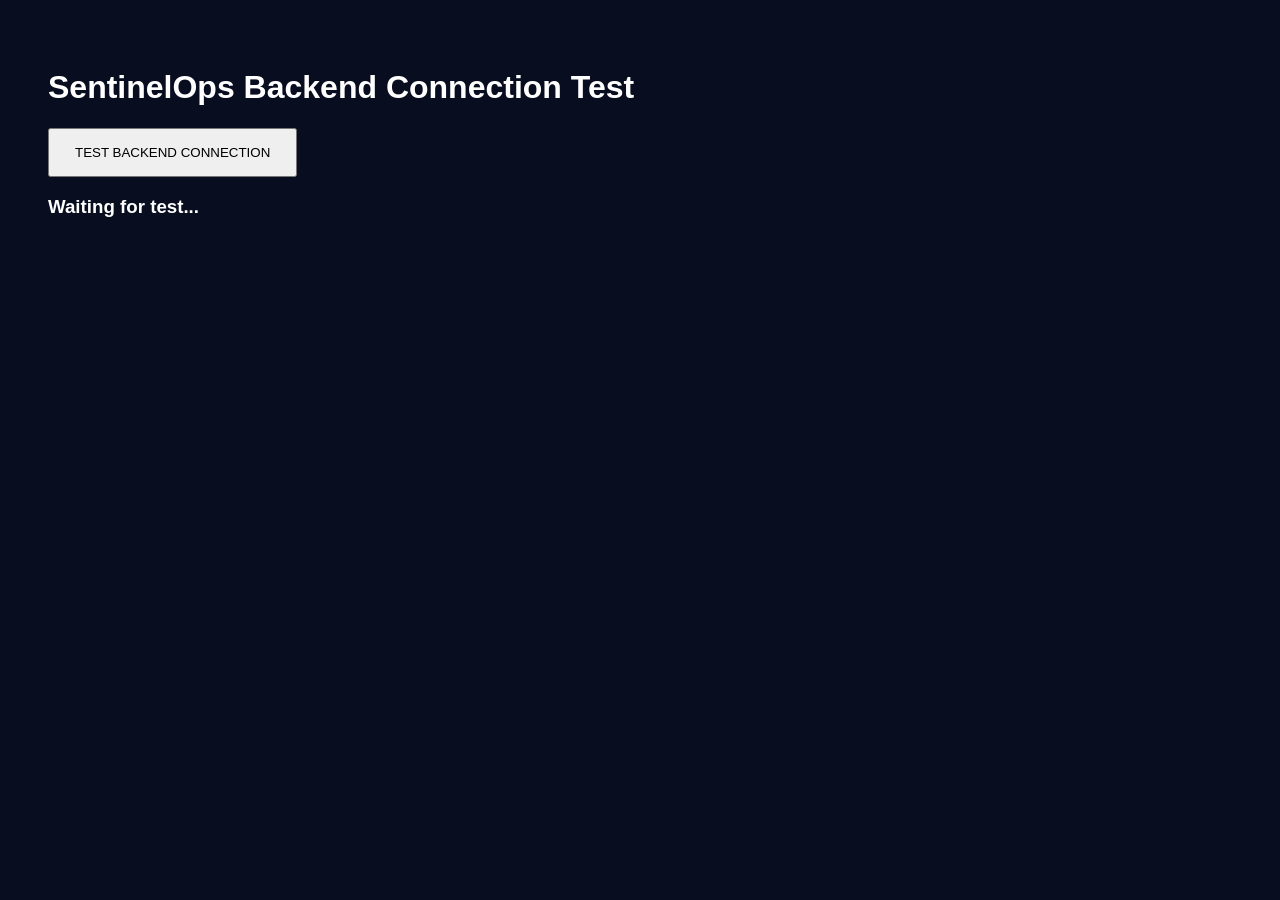
<file: smart-observability-frontend/test-connection.html>
<!DOCTYPE html>
<html>
<head>
    <title>SentinelOps Backend Test</title>
</head>
<body style="background:#080d20;color:white;font-family:Arial;padding:40px;">

    <h1>SentinelOps Backend Connection Test</h1>

    <button onclick="testBackend()" style="padding:15px 25px;cursor:pointer;">
        TEST BACKEND CONNECTION
    </button>

    <h3 id="result">Waiting for test...</h3>

    <script>
        async function testBackend() {
            const result = document.getElementById("result");
            result.textContent = "Connecting...";

            try {
                const response = await fetch(
                    "http://127.0.0.1:5000/api/health"
                );

                const data = await response.json();

                result.textContent =
                    "BACKEND CONNECTED! " + JSON.stringify(data);

            } catch (error) {
                result.textContent =
                    "CONNECTION FAILED: " + error.message;
            }
        }
    </script>

</body>
</html>
</file>
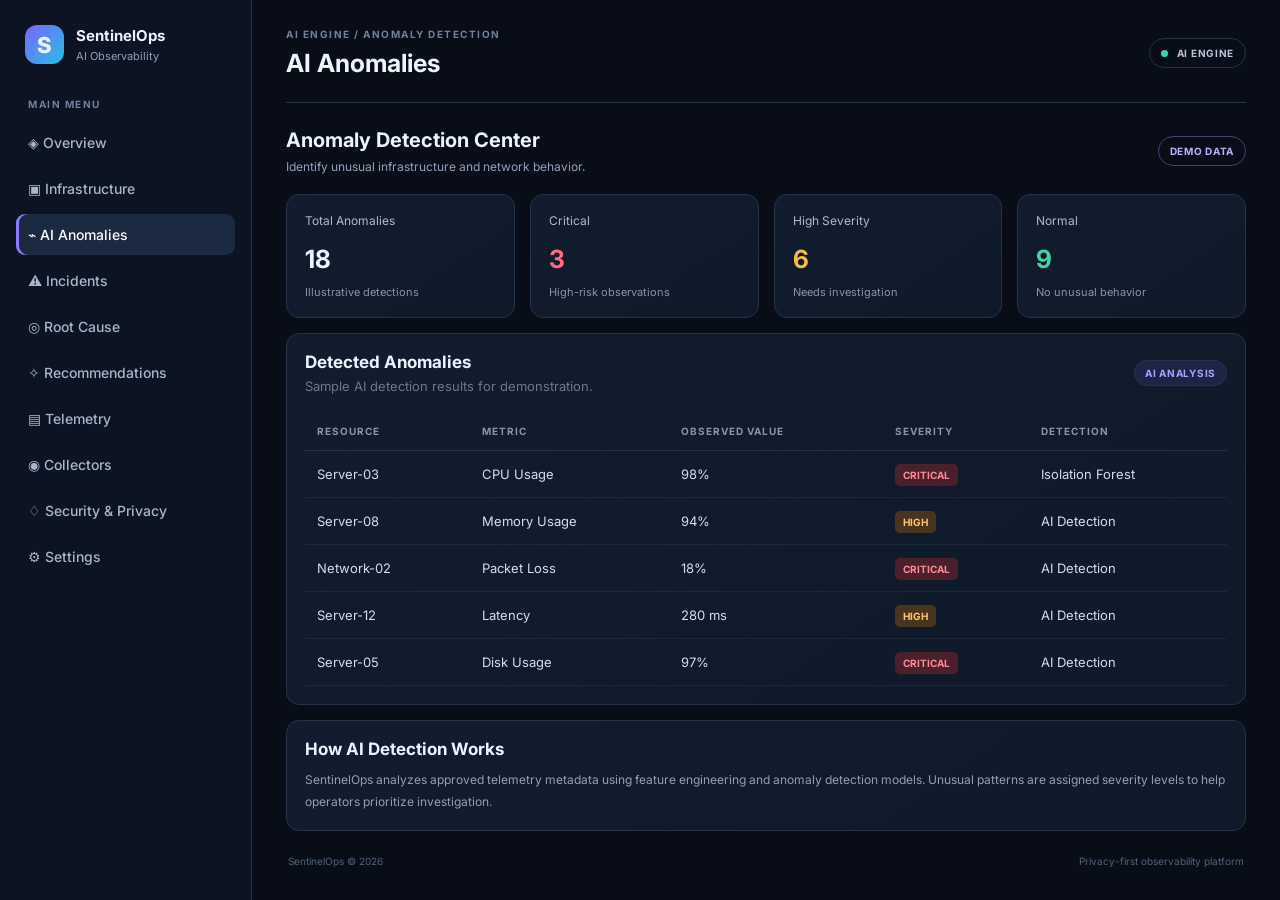
<file: frontend/pages/anomalies.html>
<!DOCTYPE html>
<html lang="en">
<head>
    <meta charset="UTF-8">
    <meta name="viewport" content="width=device-width, initial-scale=1.0">
    <title>AI Anomalies | SentinelOps</title>
    <link rel="stylesheet" href="../style.css">
    <link rel="stylesheet" href="../css/pages.css">
</head>
<body>

<div class="layout">

    <aside class="sidebar">
        <a href="../index.html" class="brand">
            <span class="brand-mark">S</span>
            <span><b>SentinelOps</b><small>AI Observability</small></span>
        </a>

        <p class="nav-label">MAIN MENU</p>

        <nav>
            <a href="../index.html" class="nav-link">◈ Overview</a>
            <a href="infrastructure.html" class="nav-link">▣ Infrastructure</a>
            <a href="anomalies.html" class="nav-link active">⌁ AI Anomalies</a>
            <a href="incidents.html" class="nav-link">⚠ Incidents</a>
            <a href="root-cause.html" class="nav-link">◎ Root Cause</a>
            <a href="recommendations.html" class="nav-link">✧ Recommendations</a>
            <a href="telemetry.html" class="nav-link">▤ Telemetry</a>
            <a href="collectors.html" class="nav-link">◉ Collectors</a>
            <a href="security.html" class="nav-link">♢ Security & Privacy</a>
            <a href="settings.html" class="nav-link">⚙ Settings</a>
        </nav>
    </aside>

    <main class="main">

        <header class="topbar">
            <div>
                <p class="eyebrow">AI ENGINE / ANOMALY DETECTION</p>
                <h1>AI Anomalies</h1>
            </div>
            <span class="live-pill"><i></i> AI ENGINE</span>
        </header>

        <section class="welcome">
            <div>
                <h2>Anomaly Detection Center</h2>
                <p>Identify unusual infrastructure and network behavior.</p>
            </div>
            <span class="date-chip">DEMO DATA</span>
        </section>

        <section class="stats-grid">

            <div class="stat-card">
                <div class="stat-head">Total Anomalies</div>
                <strong>18</strong>
                <small>Illustrative detections</small>
            </div>

            <div class="stat-card">
                <div class="stat-head">Critical</div>
                <strong class="bad">3</strong>
                <small>High-risk observations</small>
            </div>

            <div class="stat-card">
                <div class="stat-head">High Severity</div>
                <strong class="warn">6</strong>
                <small>Needs investigation</small>
            </div>

            <div class="stat-card">
                <div class="stat-head">Normal</div>
                <strong class="good">9</strong>
                <small>No unusual behavior</small>
            </div>

        </section>

        <section class="panel table-panel">
            <div class="section-head">
                <div>
                    <h2>Detected Anomalies</h2>
                    <p>Sample AI detection results for demonstration.</p>
                </div>
                <span class="tag">AI ANALYSIS</span>
            </div>

            <div class="table-wrap">
                <table>
                    <thead>
                        <tr>
                            <th>RESOURCE</th>
                            <th>METRIC</th>
                            <th>OBSERVED VALUE</th>
                            <th>SEVERITY</th>
                            <th>DETECTION</th>
                        </tr>
                    </thead>
                    <tbody>
                        <tr>
                            <td>Server-03</td>
                            <td>CPU Usage</td>
                            <td>98%</td>
                            <td><span class="severity critical">CRITICAL</span></td>
                            <td>Isolation Forest</td>
                        </tr>
                        <tr>
                            <td>Server-08</td>
                            <td>Memory Usage</td>
                            <td>94%</td>
                            <td><span class="severity high">HIGH</span></td>
                            <td>AI Detection</td>
                        </tr>
                        <tr>
                            <td>Network-02</td>
                            <td>Packet Loss</td>
                            <td>18%</td>
                            <td><span class="severity critical">CRITICAL</span></td>
                            <td>AI Detection</td>
                        </tr>
                        <tr>
                            <td>Server-12</td>
                            <td>Latency</td>
                            <td>280 ms</td>
                            <td><span class="severity high">HIGH</span></td>
                            <td>AI Detection</td>
                        </tr>
                        <tr>
                            <td>Server-05</td>
                            <td>Disk Usage</td>
                            <td>97%</td>
                            <td><span class="severity critical">CRITICAL</span></td>
                            <td>AI Detection</td>
                        </tr>
                    </tbody>
                </table>
            </div>
        </section>

        <section class="panel" style="margin-top:15px;">
            <h2>How AI Detection Works</h2>
            <p style="margin-top:10px;line-height:1.8;">
                SentinelOps analyzes approved telemetry metadata using
                feature engineering and anomaly detection models.
                Unusual patterns are assigned severity levels to help
                operators prioritize investigation.
            </p>
        </section>

        <footer>
            <span>SentinelOps © 2026</span>
            <span>Privacy-first observability platform</span>
        </footer>

    </main>
</div>

</body>
</html>
</file>
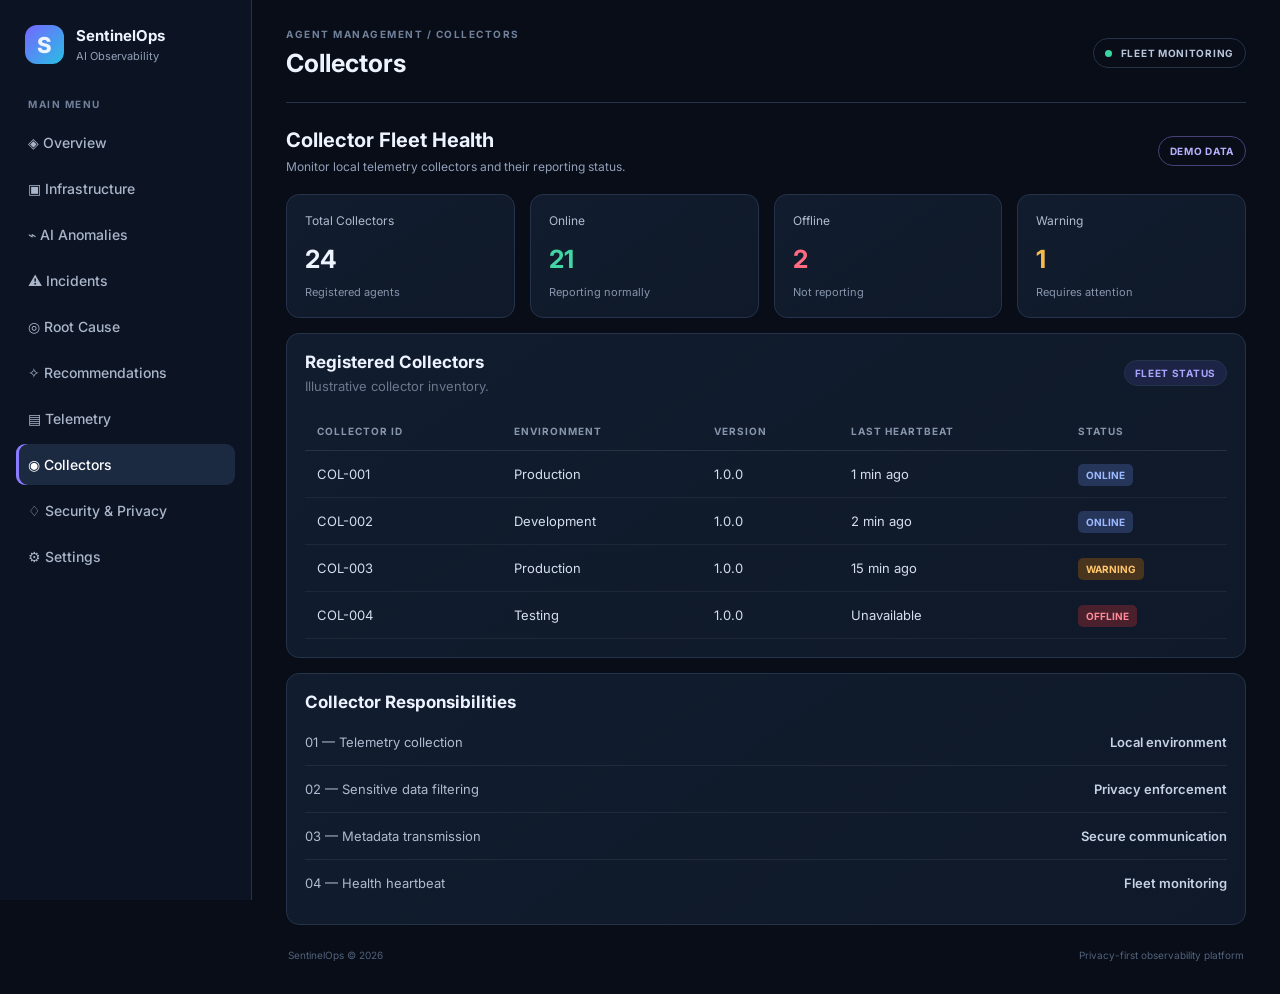
<file: frontend/pages/collectors.html>
<!DOCTYPE html>
<html lang="en">
<head>
    <meta charset="UTF-8">
    <meta name="viewport" content="width=device-width, initial-scale=1.0">
    <title>Collectors | SentinelOps</title>
    <link rel="stylesheet" href="../style.css">
    <link rel="stylesheet" href="../css/pages.css">
</head>
<body>

<div class="layout">

    <aside class="sidebar">
        <a href="../index.html" class="brand">
            <span class="brand-mark">S</span>
            <span><b>SentinelOps</b><small>AI Observability</small></span>
        </a>

        <p class="nav-label">MAIN MENU</p>

        <nav>
            <a href="../index.html" class="nav-link">◈ Overview</a>
            <a href="infrastructure.html" class="nav-link">▣ Infrastructure</a>
            <a href="anomalies.html" class="nav-link">⌁ AI Anomalies</a>
            <a href="incidents.html" class="nav-link">⚠ Incidents</a>
            <a href="root-cause.html" class="nav-link">◎ Root Cause</a>
            <a href="recommendations.html" class="nav-link">✧ Recommendations</a>
            <a href="telemetry.html" class="nav-link">▤ Telemetry</a>
            <a href="collectors.html" class="nav-link active">◉ Collectors</a>
            <a href="security.html" class="nav-link">♢ Security & Privacy</a>
            <a href="settings.html" class="nav-link">⚙ Settings</a>
        </nav>
    </aside>

    <main class="main">

        <header class="topbar">
            <div>
                <p class="eyebrow">AGENT MANAGEMENT / COLLECTORS</p>
                <h1>Collectors</h1>
            </div>
            <span class="live-pill"><i></i> FLEET MONITORING</span>
        </header>

        <section class="welcome">
            <div>
                <h2>Collector Fleet Health</h2>
                <p>Monitor local telemetry collectors and their reporting status.</p>
            </div>
            <span class="date-chip">DEMO DATA</span>
        </section>

        <section class="stats-grid">

            <div class="stat-card">
                <div class="stat-head">Total Collectors</div>
                <strong>24</strong>
                <small>Registered agents</small>
            </div>

            <div class="stat-card">
                <div class="stat-head">Online</div>
                <strong class="good">21</strong>
                <small>Reporting normally</small>
            </div>

            <div class="stat-card">
                <div class="stat-head">Offline</div>
                <strong class="bad">2</strong>
                <small>Not reporting</small>
            </div>

            <div class="stat-card">
                <div class="stat-head">Warning</div>
                <strong class="warn">1</strong>
                <small>Requires attention</small>
            </div>

        </section>

        <section class="panel table-panel">

            <div class="section-head">
                <div>
                    <h2>Registered Collectors</h2>
                    <p>Illustrative collector inventory.</p>
                </div>
                <span class="tag">FLEET STATUS</span>
            </div>

            <div class="table-wrap">
                <table>
                    <thead>
                        <tr>
                            <th>COLLECTOR ID</th>
                            <th>ENVIRONMENT</th>
                            <th>VERSION</th>
                            <th>LAST HEARTBEAT</th>
                            <th>STATUS</th>
                        </tr>
                    </thead>

                    <tbody>
                        <tr>
                            <td>COL-001</td>
                            <td>Production</td>
                            <td>1.0.0</td>
                            <td>1 min ago</td>
                            <td><span class="severity medium">ONLINE</span></td>
                        </tr>

                        <tr>
                            <td>COL-002</td>
                            <td>Development</td>
                            <td>1.0.0</td>
                            <td>2 min ago</td>
                            <td><span class="severity medium">ONLINE</span></td>
                        </tr>

                        <tr>
                            <td>COL-003</td>
                            <td>Production</td>
                            <td>1.0.0</td>
                            <td>15 min ago</td>
                            <td><span class="severity high">WARNING</span></td>
                        </tr>

                        <tr>
                            <td>COL-004</td>
                            <td>Testing</td>
                            <td>1.0.0</td>
                            <td>Unavailable</td>
                            <td><span class="severity critical">OFFLINE</span></td>
                        </tr>
                    </tbody>
                </table>
            </div>

        </section>

        <section class="panel" style="margin-top:15px;">
            <h2>Collector Responsibilities</h2>

            <div class="detail-row">
                <span>01 — Telemetry collection</span>
                <b>Local environment</b>
            </div>

            <div class="detail-row">
                <span>02 — Sensitive data filtering</span>
                <b>Privacy enforcement</b>
            </div>

            <div class="detail-row">
                <span>03 — Metadata transmission</span>
                <b>Secure communication</b>
            </div>

            <div class="detail-row">
                <span>04 — Health heartbeat</span>
                <b>Fleet monitoring</b>
            </div>
        </section>

        <footer>
            <span>SentinelOps © 2026</span>
            <span>Privacy-first observability platform</span>
        </footer>

    </main>
</div>

</body>
</html>
</file>
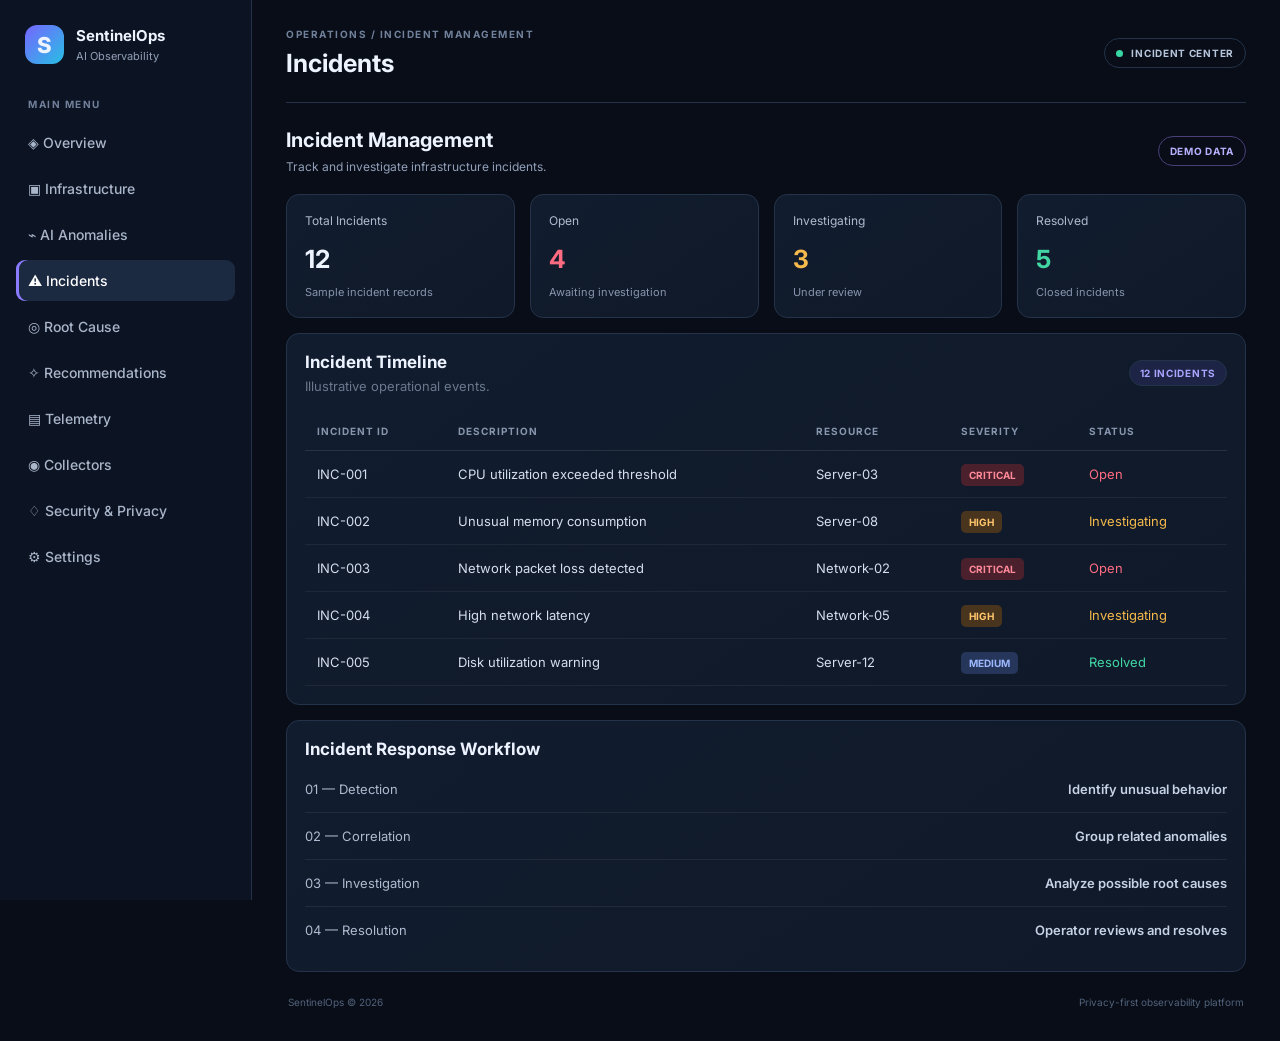
<file: frontend/pages/incidents.html>
<!DOCTYPE html>
<html lang="en">
<head>
    <meta charset="UTF-8">
    <meta name="viewport" content="width=device-width, initial-scale=1.0">
    <title>Incidents | SentinelOps</title>
    <link rel="stylesheet" href="../style.css">
    <link rel="stylesheet" href="../css/pages.css">
</head>
<body>

<div class="layout">

    <aside class="sidebar">
        <a href="../index.html" class="brand">
            <span class="brand-mark">S</span>
            <span><b>SentinelOps</b><small>AI Observability</small></span>
        </a>

        <p class="nav-label">MAIN MENU</p>

        <nav>
            <a href="../index.html" class="nav-link">◈ Overview</a>
            <a href="infrastructure.html" class="nav-link">▣ Infrastructure</a>
            <a href="anomalies.html" class="nav-link">⌁ AI Anomalies</a>
            <a href="incidents.html" class="nav-link active">⚠ Incidents</a>
            <a href="root-cause.html" class="nav-link">◎ Root Cause</a>
            <a href="recommendations.html" class="nav-link">✧ Recommendations</a>
            <a href="telemetry.html" class="nav-link">▤ Telemetry</a>
            <a href="collectors.html" class="nav-link">◉ Collectors</a>
            <a href="security.html" class="nav-link">♢ Security & Privacy</a>
            <a href="settings.html" class="nav-link">⚙ Settings</a>
        </nav>
    </aside>

    <main class="main">

        <header class="topbar">
            <div>
                <p class="eyebrow">OPERATIONS / INCIDENT MANAGEMENT</p>
                <h1>Incidents</h1>
            </div>
            <span class="live-pill"><i></i> INCIDENT CENTER</span>
        </header>

        <section class="welcome">
            <div>
                <h2>Incident Management</h2>
                <p>Track and investigate infrastructure incidents.</p>
            </div>
            <span class="date-chip">DEMO DATA</span>
        </section>

        <section class="stats-grid">

            <div class="stat-card">
                <div class="stat-head">Total Incidents</div>
                <strong>12</strong>
                <small>Sample incident records</small>
            </div>

            <div class="stat-card">
                <div class="stat-head">Open</div>
                <strong class="bad">4</strong>
                <small>Awaiting investigation</small>
            </div>

            <div class="stat-card">
                <div class="stat-head">Investigating</div>
                <strong class="warn">3</strong>
                <small>Under review</small>
            </div>

            <div class="stat-card">
                <div class="stat-head">Resolved</div>
                <strong class="good">5</strong>
                <small>Closed incidents</small>
            </div>

        </section>

        <section class="panel table-panel">

            <div class="section-head">
                <div>
                    <h2>Incident Timeline</h2>
                    <p>Illustrative operational events.</p>
                </div>
                <span class="tag">12 INCIDENTS</span>
            </div>

            <div class="table-wrap">
                <table>
                    <thead>
                        <tr>
                            <th>INCIDENT ID</th>
                            <th>DESCRIPTION</th>
                            <th>RESOURCE</th>
                            <th>SEVERITY</th>
                            <th>STATUS</th>
                        </tr>
                    </thead>

                    <tbody>
                        <tr>
                            <td>INC-001</td>
                            <td>CPU utilization exceeded threshold</td>
                            <td>Server-03</td>
                            <td><span class="severity critical">CRITICAL</span></td>
                            <td class="bad">Open</td>
                        </tr>

                        <tr>
                            <td>INC-002</td>
                            <td>Unusual memory consumption</td>
                            <td>Server-08</td>
                            <td><span class="severity high">HIGH</span></td>
                            <td class="warn">Investigating</td>
                        </tr>

                        <tr>
                            <td>INC-003</td>
                            <td>Network packet loss detected</td>
                            <td>Network-02</td>
                            <td><span class="severity critical">CRITICAL</span></td>
                            <td class="bad">Open</td>
                        </tr>

                        <tr>
                            <td>INC-004</td>
                            <td>High network latency</td>
                            <td>Network-05</td>
                            <td><span class="severity high">HIGH</span></td>
                            <td class="warn">Investigating</td>
                        </tr>

                        <tr>
                            <td>INC-005</td>
                            <td>Disk utilization warning</td>
                            <td>Server-12</td>
                            <td><span class="severity medium">MEDIUM</span></td>
                            <td class="good">Resolved</td>
                        </tr>
                    </tbody>
                </table>
            </div>

        </section>

        <section class="panel" style="margin-top:15px;">
            <h2>Incident Response Workflow</h2>

            <div class="detail-row">
                <span>01 — Detection</span>
                <b>Identify unusual behavior</b>
            </div>

            <div class="detail-row">
                <span>02 — Correlation</span>
                <b>Group related anomalies</b>
            </div>

            <div class="detail-row">
                <span>03 — Investigation</span>
                <b>Analyze possible root causes</b>
            </div>

            <div class="detail-row">
                <span>04 — Resolution</span>
                <b>Operator reviews and resolves</b>
            </div>
        </section>

        <footer>
            <span>SentinelOps © 2026</span>
            <span>Privacy-first observability platform</span>
        </footer>

    </main>
</div>

</body>
</html>
</file>
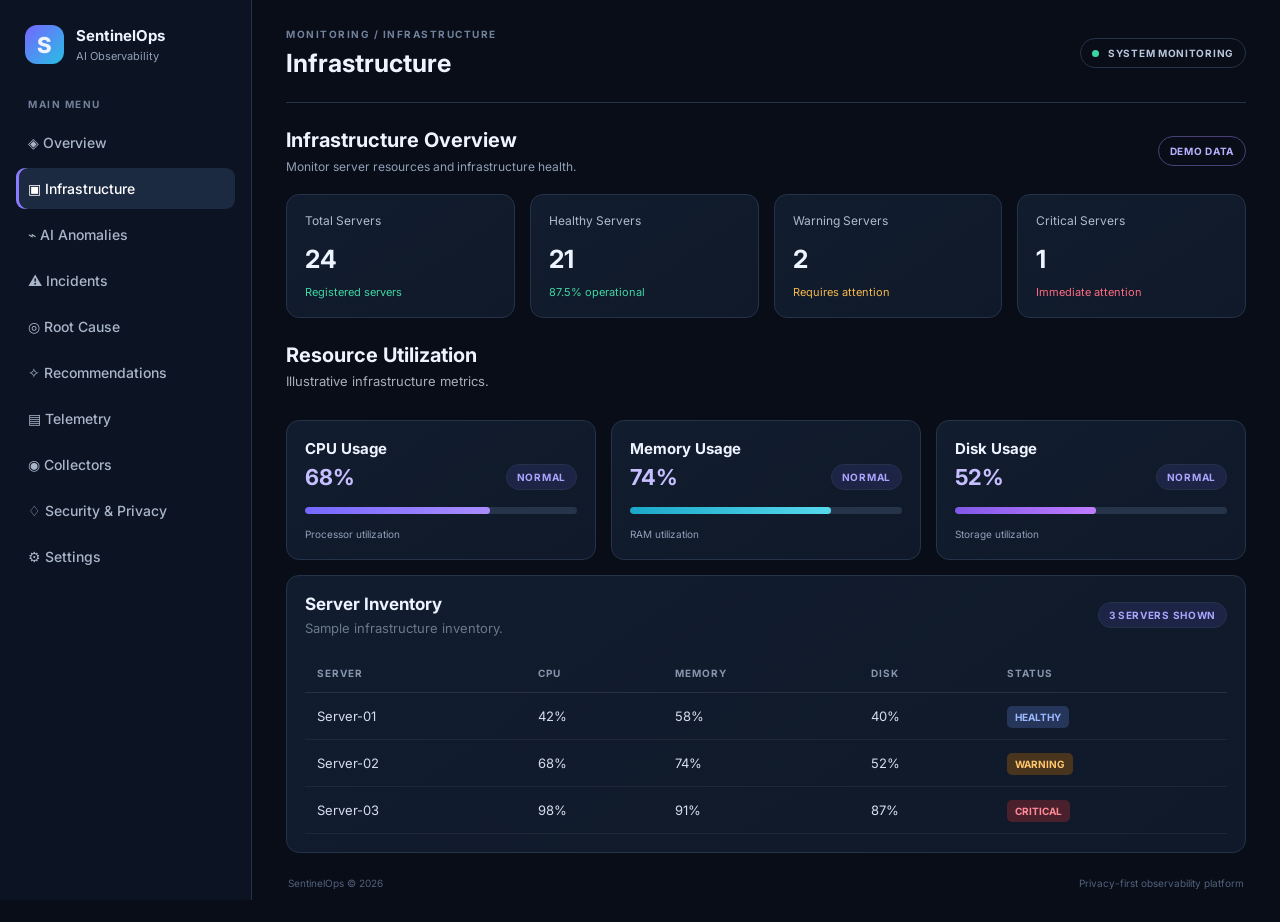
<file: frontend/pages/infrastructure.html>
<!DOCTYPE html>
<html lang="en">
<head>
    <meta charset="UTF-8">
    <meta name="viewport" content="width=device-width, initial-scale=1.0">
    <title>Infrastructure | SentinelOps</title>
    <link rel="stylesheet" href="../style.css">
    <link rel="stylesheet" href="../css/pages.css">
</head>
<body>

<div class="layout">

    <aside class="sidebar">
        <a href="../index.html" class="brand">
            <span class="brand-mark">S</span>
            <span><b>SentinelOps</b><small>AI Observability</small></span>
        </a>

        <p class="nav-label">MAIN MENU</p>

        <nav>
            <a href="../index.html" class="nav-link">◈ Overview</a>
            <a href="infrastructure.html" class="nav-link active">▣ Infrastructure</a>
            <a href="anomalies.html" class="nav-link">⌁ AI Anomalies</a>
            <a href="incidents.html" class="nav-link">⚠ Incidents</a>
            <a href="root-cause.html" class="nav-link">◎ Root Cause</a>
            <a href="recommendations.html" class="nav-link">✧ Recommendations</a>
            <a href="telemetry.html" class="nav-link">▤ Telemetry</a>
            <a href="collectors.html" class="nav-link">◉ Collectors</a>
            <a href="security.html" class="nav-link">♢ Security & Privacy</a>
            <a href="settings.html" class="nav-link">⚙ Settings</a>
        </nav>
    </aside>

    <main class="main">

        <header class="topbar">
            <div>
                <p class="eyebrow">MONITORING / INFRASTRUCTURE</p>
                <h1>Infrastructure</h1>
            </div>
            <span class="live-pill"><i></i> SYSTEM MONITORING</span>
        </header>

        <section class="welcome">
            <div>
                <h2>Infrastructure Overview</h2>
                <p>Monitor server resources and infrastructure health.</p>
            </div>
            <span class="date-chip">DEMO DATA</span>
        </section>

        <section class="stats-grid">

            <div class="stat-card">
                <div class="stat-head">Total Servers</div>
                <strong>24</strong>
                <small class="good">Registered servers</small>
            </div>

            <div class="stat-card">
                <div class="stat-head">Healthy Servers</div>
                <strong>21</strong>
                <small class="good">87.5% operational</small>
            </div>

            <div class="stat-card">
                <div class="stat-head">Warning Servers</div>
                <strong>2</strong>
                <small class="warn">Requires attention</small>
            </div>

            <div class="stat-card">
                <div class="stat-head">Critical Servers</div>
                <strong>1</strong>
                <small class="bad">Immediate attention</small>
            </div>

        </section>

        <section class="section-head" style="margin-top:25px;">
            <div>
                <h2>Resource Utilization</h2>
                <p>Illustrative infrastructure metrics.</p>
            </div>
        </section>

        <section class="metric-grid">

            <div class="panel">
                <h3>CPU Usage</h3>
                <div class="panel-head">
                    <b>68%</b>
                    <span class="tag">NORMAL</span>
                </div>
                <div class="progress"><span style="width:68%"></span></div>
                <small>Processor utilization</small>
            </div>

            <div class="panel">
                <h3>Memory Usage</h3>
                <div class="panel-head">
                    <b>74%</b>
                    <span class="tag">NORMAL</span>
                </div>
                <div class="progress cyan"><span style="width:74%"></span></div>
                <small>RAM utilization</small>
            </div>

            <div class="panel">
                <h3>Disk Usage</h3>
                <div class="panel-head">
                    <b>52%</b>
                    <span class="tag">NORMAL</span>
                </div>
                <div class="progress purple"><span style="width:52%"></span></div>
                <small>Storage utilization</small>
            </div>

        </section>

        <section class="panel table-panel">
            <div class="section-head">
                <div>
                    <h2>Server Inventory</h2>
                    <p>Sample infrastructure inventory.</p>
                </div>
                <span class="tag">3 SERVERS SHOWN</span>
            </div>

            <div class="table-wrap">
                <table>
                    <thead>
                        <tr>
                            <th>SERVER</th>
                            <th>CPU</th>
                            <th>MEMORY</th>
                            <th>DISK</th>
                            <th>STATUS</th>
                        </tr>
                    </thead>
                    <tbody>
                        <tr>
                            <td>Server-01</td>
                            <td>42%</td>
                            <td>58%</td>
                            <td>40%</td>
                            <td><span class="severity medium">HEALTHY</span></td>
                        </tr>
                        <tr>
                            <td>Server-02</td>
                            <td>68%</td>
                            <td>74%</td>
                            <td>52%</td>
                            <td><span class="severity high">WARNING</span></td>
                        </tr>
                        <tr>
                            <td>Server-03</td>
                            <td>98%</td>
                            <td>91%</td>
                            <td>87%</td>
                            <td><span class="severity critical">CRITICAL</span></td>
                        </tr>
                    </tbody>
                </table>
            </div>
        </section>

        <footer>
            <span>SentinelOps © 2026</span>
            <span>Privacy-first observability platform</span>
        </footer>

    </main>
</div>

</body>
</html>
</file>
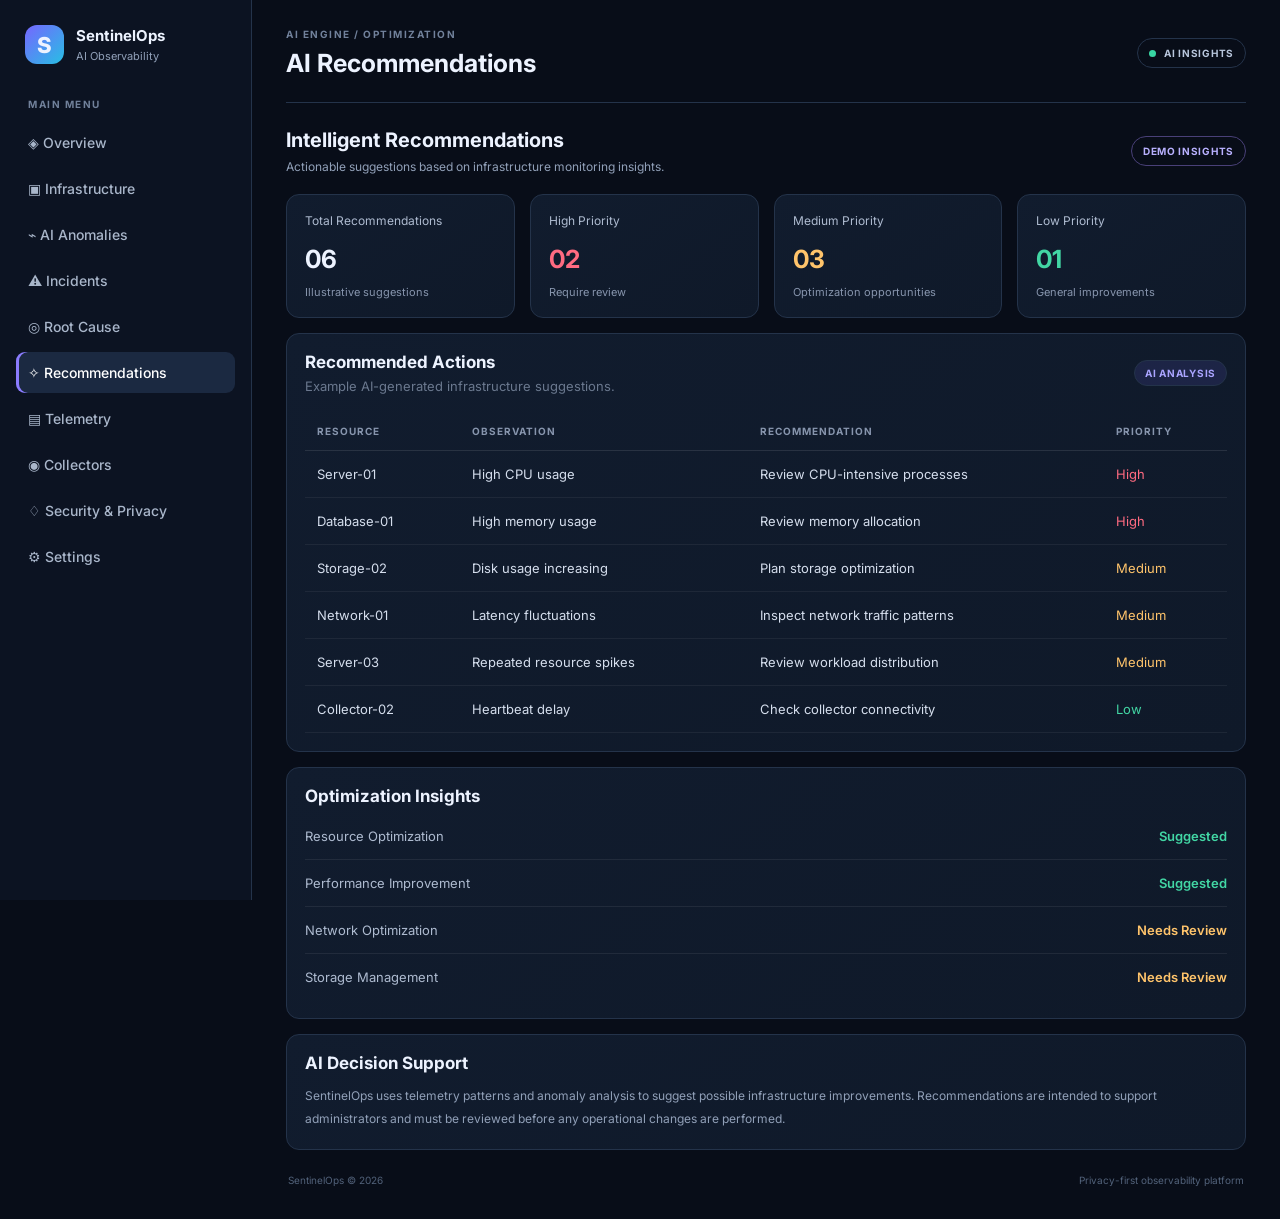
<file: frontend/pages/recommendations.html>
<!DOCTYPE html>
<html lang="en">
<head>
    <meta charset="UTF-8">
    <meta name="viewport" content="width=device-width, initial-scale=1.0">
    <title>AI Recommendations | SentinelOps</title>

    <link rel="stylesheet" href="../style.css">
    <link rel="stylesheet" href="../css/pages.css">
</head>
<body>

<div class="layout">

    <aside class="sidebar">

        <a href="../index.html" class="brand">
            <span class="brand-mark">S</span>
            <span>
                <b>SentinelOps</b>
                <small>AI Observability</small>
            </span>
        </a>

        <p class="nav-label">MAIN MENU</p>

        <nav>
            <a href="../index.html" class="nav-link">◈ Overview</a>
            <a href="infrastructure.html" class="nav-link">▣ Infrastructure</a>
            <a href="anomalies.html" class="nav-link">⌁ AI Anomalies</a>
            <a href="incidents.html" class="nav-link">⚠ Incidents</a>
            <a href="root-cause.html" class="nav-link">◎ Root Cause</a>
            <a href="recommendations.html" class="nav-link active">✧ Recommendations</a>
            <a href="telemetry.html" class="nav-link">▤ Telemetry</a>
            <a href="collectors.html" class="nav-link">◉ Collectors</a>
            <a href="security.html" class="nav-link">♢ Security & Privacy</a>
            <a href="settings.html" class="nav-link">⚙ Settings</a>
        </nav>

    </aside>

    <main class="main">

        <header class="topbar">
            <div>
                <p class="eyebrow">AI ENGINE / OPTIMIZATION</p>
                <h1>AI Recommendations</h1>
            </div>

            <span class="live-pill">
                <i></i> AI INSIGHTS
            </span>
        </header>

        <section class="welcome">
            <div>
                <h2>Intelligent Recommendations</h2>
                <p>Actionable suggestions based on infrastructure monitoring insights.</p>
            </div>

            <span class="date-chip">DEMO INSIGHTS</span>
        </section>

        <section class="stats-grid">

            <div class="stat-card">
                <div class="stat-head">Total Recommendations</div>
                <strong>06</strong>
                <small>Illustrative suggestions</small>
            </div>

            <div class="stat-card">
                <div class="stat-head">High Priority</div>
                <strong class="bad">02</strong>
                <small>Require review</small>
            </div>

            <div class="stat-card">
                <div class="stat-head">Medium Priority</div>
                <strong class="warning">03</strong>
                <small>Optimization opportunities</small>
            </div>

            <div class="stat-card">
                <div class="stat-head">Low Priority</div>
                <strong class="good">01</strong>
                <small>General improvements</small>
            </div>

        </section>

        <section class="panel table-panel">

            <div class="section-head">
                <div>
                    <h2>Recommended Actions</h2>
                    <p>Example AI-generated infrastructure suggestions.</p>
                </div>

                <span class="tag">AI ANALYSIS</span>
            </div>

            <div class="table-wrap">
                <table>
                    <thead>
                        <tr>
                            <th>RESOURCE</th>
                            <th>OBSERVATION</th>
                            <th>RECOMMENDATION</th>
                            <th>PRIORITY</th>
                        </tr>
                    </thead>

                    <tbody>

                        <tr>
                            <td>Server-01</td>
                            <td>High CPU usage</td>
                            <td>Review CPU-intensive processes</td>
                            <td class="bad">High</td>
                        </tr>

                        <tr>
                            <td>Database-01</td>
                            <td>High memory usage</td>
                            <td>Review memory allocation</td>
                            <td class="bad">High</td>
                        </tr>

                        <tr>
                            <td>Storage-02</td>
                            <td>Disk usage increasing</td>
                            <td>Plan storage optimization</td>
                            <td class="warning">Medium</td>
                        </tr>

                        <tr>
                            <td>Network-01</td>
                            <td>Latency fluctuations</td>
                            <td>Inspect network traffic patterns</td>
                            <td class="warning">Medium</td>
                        </tr>

                        <tr>
                            <td>Server-03</td>
                            <td>Repeated resource spikes</td>
                            <td>Review workload distribution</td>
                            <td class="warning">Medium</td>
                        </tr>

                        <tr>
                            <td>Collector-02</td>
                            <td>Heartbeat delay</td>
                            <td>Check collector connectivity</td>
                            <td class="good">Low</td>
                        </tr>

                    </tbody>
                </table>
            </div>

        </section>

        <section class="panel" style="margin-top:15px;">

            <h2>Optimization Insights</h2>

            <div class="detail-row">
                <span>Resource Optimization</span>
                <b class="good">Suggested</b>
            </div>

            <div class="detail-row">
                <span>Performance Improvement</span>
                <b class="good">Suggested</b>
            </div>

            <div class="detail-row">
                <span>Network Optimization</span>
                <b class="warning">Needs Review</b>
            </div>

            <div class="detail-row">
                <span>Storage Management</span>
                <b class="warning">Needs Review</b>
            </div>

        </section>

        <section class="panel" style="margin-top:15px;">

            <h2>AI Decision Support</h2>

            <p style="line-height:1.9;margin-top:12px;">
                SentinelOps uses telemetry patterns and anomaly analysis
                to suggest possible infrastructure improvements.
                Recommendations are intended to support administrators
                and must be reviewed before any operational changes
                are performed.
            </p>

        </section>

        <footer>
            <span>SentinelOps © 2026</span>
            <span>Privacy-first observability platform</span>
        </footer>

    </main>

</div>

</body>
</html>
</file>
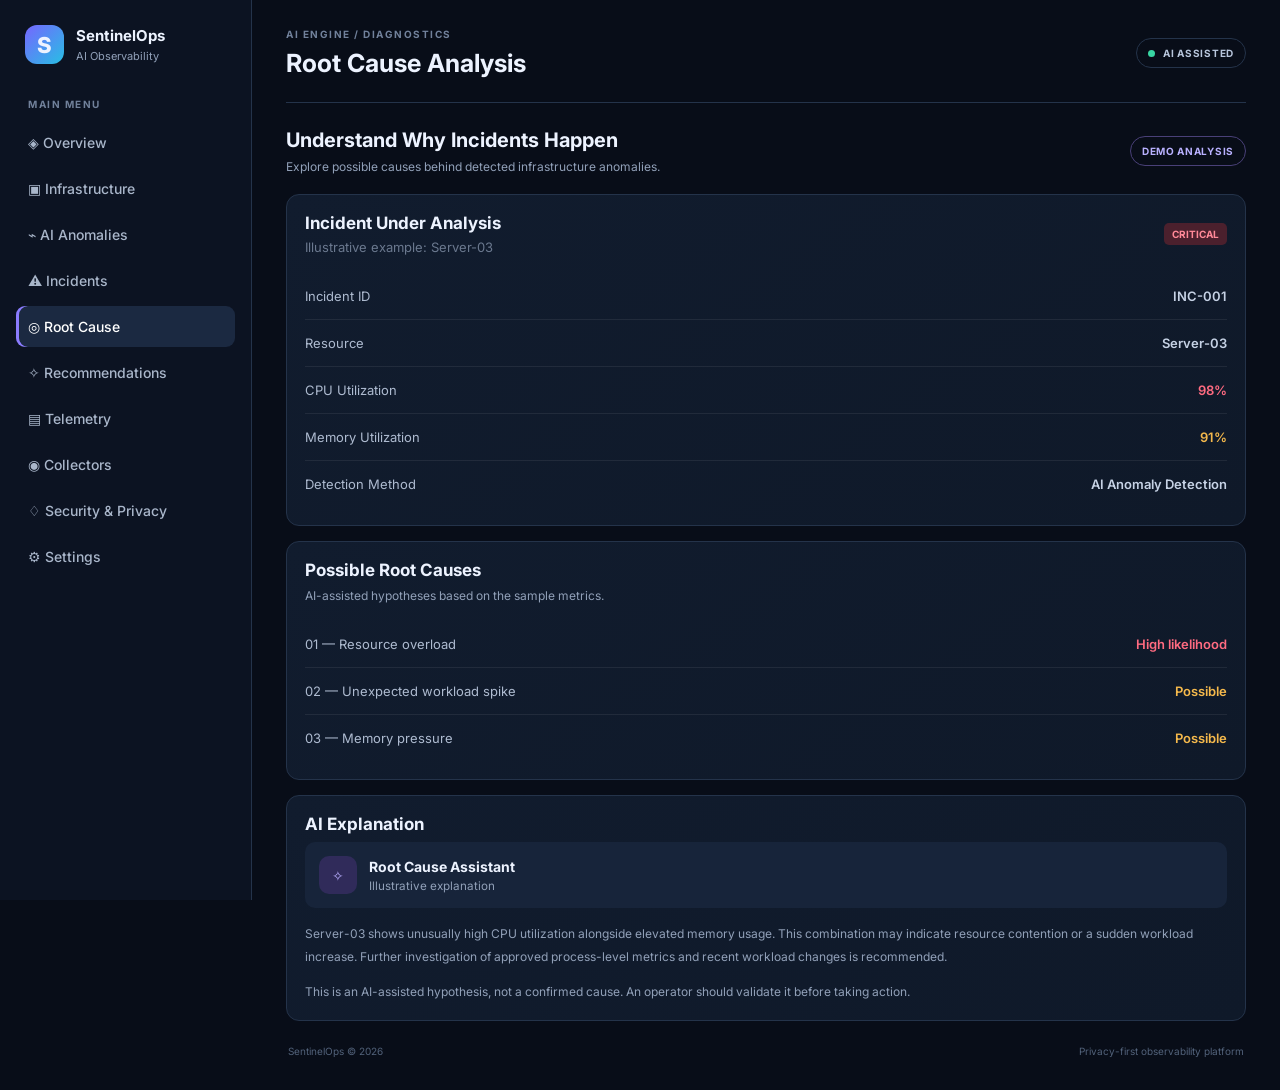
<file: frontend/pages/root-cause.html>
<!DOCTYPE html>
<html lang="en">
<head>
    <meta charset="UTF-8">
    <meta name="viewport" content="width=device-width, initial-scale=1.0">
    <title>Root Cause Analysis | SentinelOps</title>
    <link rel="stylesheet" href="../style.css">
    <link rel="stylesheet" href="../css/pages.css">
</head>
<body>

<div class="layout">

    <aside class="sidebar">
        <a href="../index.html" class="brand">
            <span class="brand-mark">S</span>
            <span><b>SentinelOps</b><small>AI Observability</small></span>
        </a>

        <p class="nav-label">MAIN MENU</p>

        <nav>
            <a href="../index.html" class="nav-link">◈ Overview</a>
            <a href="infrastructure.html" class="nav-link">▣ Infrastructure</a>
            <a href="anomalies.html" class="nav-link">⌁ AI Anomalies</a>
            <a href="incidents.html" class="nav-link">⚠ Incidents</a>
            <a href="root-cause.html" class="nav-link active">◎ Root Cause</a>
            <a href="recommendations.html" class="nav-link">✧ Recommendations</a>
            <a href="telemetry.html" class="nav-link">▤ Telemetry</a>
            <a href="collectors.html" class="nav-link">◉ Collectors</a>
            <a href="security.html" class="nav-link">♢ Security & Privacy</a>
            <a href="settings.html" class="nav-link">⚙ Settings</a>
        </nav>
    </aside>

    <main class="main">

        <header class="topbar">
            <div>
                <p class="eyebrow">AI ENGINE / DIAGNOSTICS</p>
                <h1>Root Cause Analysis</h1>
            </div>
            <span class="live-pill"><i></i> AI ASSISTED</span>
        </header>

        <section class="welcome">
            <div>
                <h2>Understand Why Incidents Happen</h2>
                <p>Explore possible causes behind detected infrastructure anomalies.</p>
            </div>
            <span class="date-chip">DEMO ANALYSIS</span>
        </section>

        <section class="panel">
            <div class="section-head">
                <div>
                    <h2>Incident Under Analysis</h2>
                    <p>Illustrative example: Server-03</p>
                </div>
                <span class="severity critical">CRITICAL</span>
            </div>

            <div class="detail-row">
                <span>Incident ID</span>
                <b>INC-001</b>
            </div>

            <div class="detail-row">
                <span>Resource</span>
                <b>Server-03</b>
            </div>

            <div class="detail-row">
                <span>CPU Utilization</span>
                <b class="bad">98%</b>
            </div>

            <div class="detail-row">
                <span>Memory Utilization</span>
                <b class="warn">91%</b>
            </div>

            <div class="detail-row">
                <span>Detection Method</span>
                <b>AI Anomaly Detection</b>
            </div>
        </section>

        <section class="panel" style="margin-top:15px;">
            <h2>Possible Root Causes</h2>
            <p style="margin:8px 0 18px;">AI-assisted hypotheses based on the sample metrics.</p>

            <div class="detail-row">
                <span>01 — Resource overload</span>
                <b class="bad">High likelihood</b>
            </div>

            <div class="detail-row">
                <span>02 — Unexpected workload spike</span>
                <b class="warn">Possible</b>
            </div>

            <div class="detail-row">
                <span>03 — Memory pressure</span>
                <b class="warn">Possible</b>
            </div>
        </section>

        <section class="panel" style="margin-top:15px;">
            <h2>AI Explanation</h2>

            <div class="ai-box">
                <div class="ai-symbol">✧</div>
                <div>
                    <b>Root Cause Assistant</b>
                    <small>Illustrative explanation</small>
                </div>
            </div>

            <p style="line-height:1.9;">
                Server-03 shows unusually high CPU utilization alongside
                elevated memory usage. This combination may indicate
                resource contention or a sudden workload increase.
                Further investigation of approved process-level metrics
                and recent workload changes is recommended.
            </p>

            <p style="margin-top:12px;line-height:1.8;">
                This is an AI-assisted hypothesis, not a confirmed cause.
                An operator should validate it before taking action.
            </p>
        </section>

        <footer>
            <span>SentinelOps © 2026</span>
            <span>Privacy-first observability platform</span>
        </footer>

    </main>
</div>

</body>
</html>
</file>
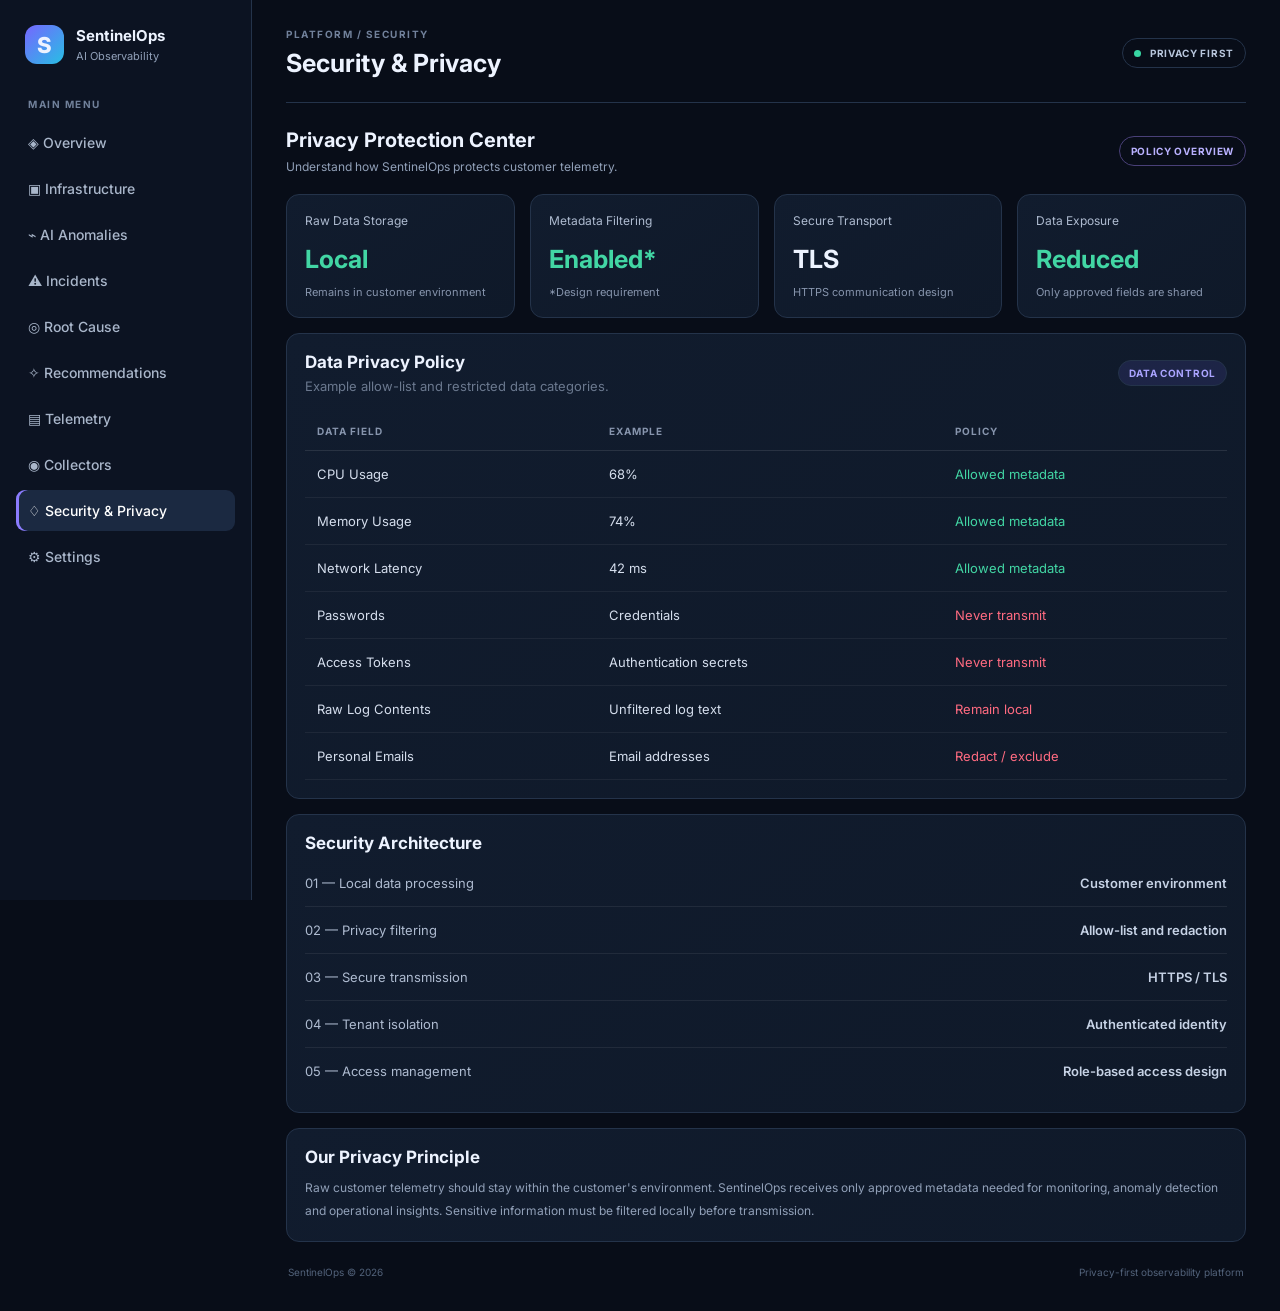
<file: frontend/pages/security.html>
<!DOCTYPE html>
<html lang="en">
<head>
    <meta charset="UTF-8">
    <meta name="viewport" content="width=device-width, initial-scale=1.0">
    <title>Security & Privacy | SentinelOps</title>
    <link rel="stylesheet" href="../style.css">
    <link rel="stylesheet" href="../css/pages.css">
</head>
<body>

<div class="layout">

    <aside class="sidebar">
        <a href="../index.html" class="brand">
            <span class="brand-mark">S</span>
            <span><b>SentinelOps</b><small>AI Observability</small></span>
        </a>

        <p class="nav-label">MAIN MENU</p>

        <nav>
            <a href="../index.html" class="nav-link">◈ Overview</a>
            <a href="infrastructure.html" class="nav-link">▣ Infrastructure</a>
            <a href="anomalies.html" class="nav-link">⌁ AI Anomalies</a>
            <a href="incidents.html" class="nav-link">⚠ Incidents</a>
            <a href="root-cause.html" class="nav-link">◎ Root Cause</a>
            <a href="recommendations.html" class="nav-link">✧ Recommendations</a>
            <a href="telemetry.html" class="nav-link">▤ Telemetry</a>
            <a href="collectors.html" class="nav-link">◉ Collectors</a>
            <a href="security.html" class="nav-link active">♢ Security & Privacy</a>
            <a href="settings.html" class="nav-link">⚙ Settings</a>
        </nav>
    </aside>

    <main class="main">

        <header class="topbar">
            <div>
                <p class="eyebrow">PLATFORM / SECURITY</p>
                <h1>Security & Privacy</h1>
            </div>
            <span class="live-pill"><i></i> PRIVACY FIRST</span>
        </header>

        <section class="welcome">
            <div>
                <h2>Privacy Protection Center</h2>
                <p>Understand how SentinelOps protects customer telemetry.</p>
            </div>
            <span class="date-chip">POLICY OVERVIEW</span>
        </section>

        <section class="stats-grid">

            <div class="stat-card">
                <div class="stat-head">Raw Data Storage</div>
                <strong class="good">Local</strong>
                <small>Remains in customer environment</small>
            </div>

            <div class="stat-card">
                <div class="stat-head">Metadata Filtering</div>
                <strong class="good">Enabled*</strong>
                <small>*Design requirement</small>
            </div>

            <div class="stat-card">
                <div class="stat-head">Secure Transport</div>
                <strong>TLS</strong>
                <small>HTTPS communication design</small>
            </div>

            <div class="stat-card">
                <div class="stat-head">Data Exposure</div>
                <strong class="good">Reduced</strong>
                <small>Only approved fields are shared</small>
            </div>

        </section>

        <section class="panel table-panel">
            <div class="section-head">
                <div>
                    <h2>Data Privacy Policy</h2>
                    <p>Example allow-list and restricted data categories.</p>
                </div>
                <span class="tag">DATA CONTROL</span>
            </div>

            <div class="table-wrap">
                <table>
                    <thead>
                        <tr>
                            <th>DATA FIELD</th>
                            <th>EXAMPLE</th>
                            <th>POLICY</th>
                        </tr>
                    </thead>

                    <tbody>
                        <tr>
                            <td>CPU Usage</td>
                            <td>68%</td>
                            <td class="good">Allowed metadata</td>
                        </tr>

                        <tr>
                            <td>Memory Usage</td>
                            <td>74%</td>
                            <td class="good">Allowed metadata</td>
                        </tr>

                        <tr>
                            <td>Network Latency</td>
                            <td>42 ms</td>
                            <td class="good">Allowed metadata</td>
                        </tr>

                        <tr>
                            <td>Passwords</td>
                            <td>Credentials</td>
                            <td class="bad">Never transmit</td>
                        </tr>

                        <tr>
                            <td>Access Tokens</td>
                            <td>Authentication secrets</td>
                            <td class="bad">Never transmit</td>
                        </tr>

                        <tr>
                            <td>Raw Log Contents</td>
                            <td>Unfiltered log text</td>
                            <td class="bad">Remain local</td>
                        </tr>

                        <tr>
                            <td>Personal Emails</td>
                            <td>Email addresses</td>
                            <td class="bad">Redact / exclude</td>
                        </tr>
                    </tbody>
                </table>
            </div>
        </section>

        <section class="panel" style="margin-top:15px;">
            <h2>Security Architecture</h2>

            <div class="detail-row">
                <span>01 — Local data processing</span>
                <b>Customer environment</b>
            </div>

            <div class="detail-row">
                <span>02 — Privacy filtering</span>
                <b>Allow-list and redaction</b>
            </div>

            <div class="detail-row">
                <span>03 — Secure transmission</span>
                <b>HTTPS / TLS</b>
            </div>

            <div class="detail-row">
                <span>04 — Tenant isolation</span>
                <b>Authenticated identity</b>
            </div>

            <div class="detail-row">
                <span>05 — Access management</span>
                <b>Role-based access design</b>
            </div>
        </section>

        <section class="panel" style="margin-top:15px;">
            <h2>Our Privacy Principle</h2>
            <p style="line-height:1.9;margin-top:10px;">
                Raw customer telemetry should stay within the customer's
                environment. SentinelOps receives only approved metadata
                needed for monitoring, anomaly detection and operational
                insights. Sensitive information must be filtered locally
                before transmission.
            </p>
        </section>

        <footer>
            <span>SentinelOps © 2026</span>
            <span>Privacy-first observability platform</span>
        </footer>

    </main>
</div>

</body>
</html>
</file>
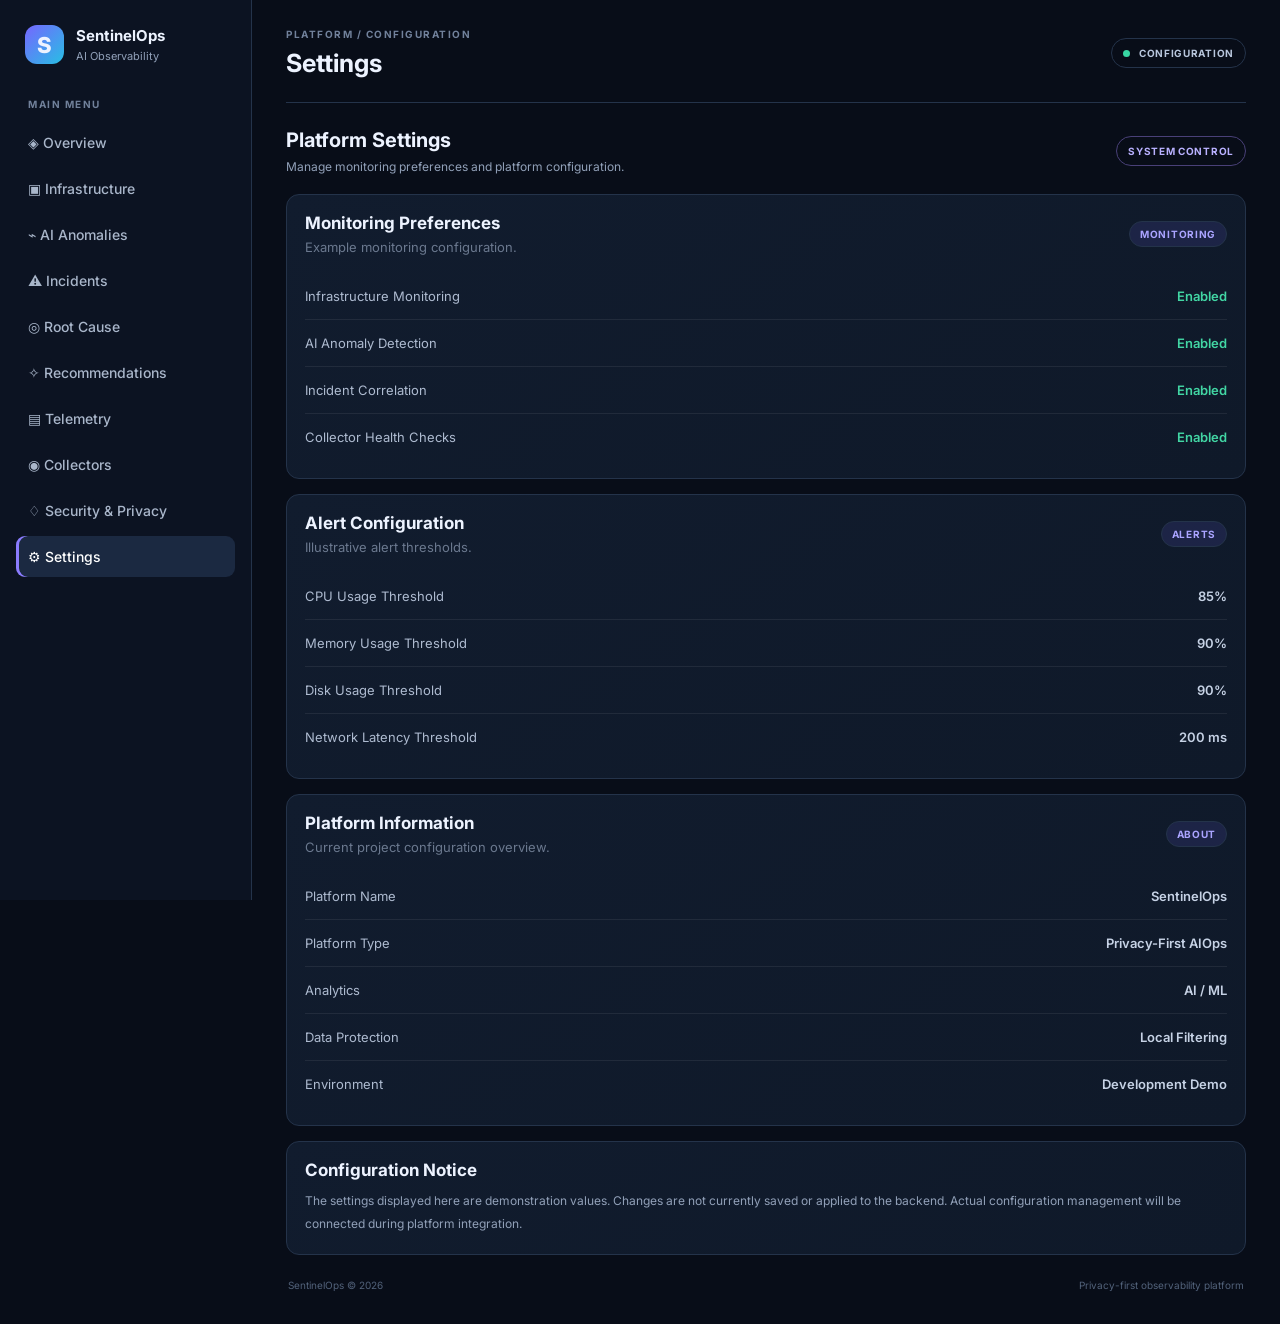
<file: frontend/pages/settings.html>
<!DOCTYPE html>
<html lang="en">
<head>
    <meta charset="UTF-8">
    <meta name="viewport" content="width=device-width, initial-scale=1.0">
    <title>Settings | SentinelOps</title>
    <link rel="stylesheet" href="../style.css">
    <link rel="stylesheet" href="../css/pages.css">
</head>
<body>

<div class="layout">

    <aside class="sidebar">
        <a href="../index.html" class="brand">
            <span class="brand-mark">S</span>
            <span><b>SentinelOps</b><small>AI Observability</small></span>
        </a>

        <p class="nav-label">MAIN MENU</p>

        <nav>
            <a href="../index.html" class="nav-link">◈ Overview</a>
            <a href="infrastructure.html" class="nav-link">▣ Infrastructure</a>
            <a href="anomalies.html" class="nav-link">⌁ AI Anomalies</a>
            <a href="incidents.html" class="nav-link">⚠ Incidents</a>
            <a href="root-cause.html" class="nav-link">◎ Root Cause</a>
            <a href="recommendations.html" class="nav-link">✧ Recommendations</a>
            <a href="telemetry.html" class="nav-link">▤ Telemetry</a>
            <a href="collectors.html" class="nav-link">◉ Collectors</a>
            <a href="security.html" class="nav-link">♢ Security & Privacy</a>
            <a href="settings.html" class="nav-link active">⚙ Settings</a>
        </nav>
    </aside>

    <main class="main">

        <header class="topbar">
            <div>
                <p class="eyebrow">PLATFORM / CONFIGURATION</p>
                <h1>Settings</h1>
            </div>
            <span class="live-pill"><i></i> CONFIGURATION</span>
        </header>

        <section class="welcome">
            <div>
                <h2>Platform Settings</h2>
                <p>Manage monitoring preferences and platform configuration.</p>
            </div>
            <span class="date-chip">SYSTEM CONTROL</span>
        </section>

        <section class="panel">
            <div class="section-head">
                <div>
                    <h2>Monitoring Preferences</h2>
                    <p>Example monitoring configuration.</p>
                </div>
                <span class="tag">MONITORING</span>
            </div>

            <div class="detail-row">
                <span>Infrastructure Monitoring</span>
                <b class="good">Enabled</b>
            </div>

            <div class="detail-row">
                <span>AI Anomaly Detection</span>
                <b class="good">Enabled</b>
            </div>

            <div class="detail-row">
                <span>Incident Correlation</span>
                <b class="good">Enabled</b>
            </div>

            <div class="detail-row">
                <span>Collector Health Checks</span>
                <b class="good">Enabled</b>
            </div>
        </section>

        <section class="panel" style="margin-top:15px;">
            <div class="section-head">
                <div>
                    <h2>Alert Configuration</h2>
                    <p>Illustrative alert thresholds.</p>
                </div>
                <span class="tag">ALERTS</span>
            </div>

            <div class="detail-row">
                <span>CPU Usage Threshold</span>
                <b>85%</b>
            </div>

            <div class="detail-row">
                <span>Memory Usage Threshold</span>
                <b>90%</b>
            </div>

            <div class="detail-row">
                <span>Disk Usage Threshold</span>
                <b>90%</b>
            </div>

            <div class="detail-row">
                <span>Network Latency Threshold</span>
                <b>200 ms</b>
            </div>
        </section>

        <section class="panel" style="margin-top:15px;">
            <div class="section-head">
                <div>
                    <h2>Platform Information</h2>
                    <p>Current project configuration overview.</p>
                </div>
                <span class="tag">ABOUT</span>
            </div>

            <div class="detail-row">
                <span>Platform Name</span>
                <b>SentinelOps</b>
            </div>

            <div class="detail-row">
                <span>Platform Type</span>
                <b>Privacy-First AIOps</b>
            </div>

            <div class="detail-row">
                <span>Analytics</span>
                <b>AI / ML</b>
            </div>

            <div class="detail-row">
                <span>Data Protection</span>
                <b>Local Filtering</b>
            </div>

            <div class="detail-row">
                <span>Environment</span>
                <b>Development Demo</b>
            </div>
        </section>

        <section class="panel" style="margin-top:15px;">
            <h2>Configuration Notice</h2>
            <p style="line-height:1.9;margin-top:10px;">
                The settings displayed here are demonstration values.
                Changes are not currently saved or applied to the backend.
                Actual configuration management will be connected during
                platform integration.
            </p>
        </section>

        <footer>
            <span>SentinelOps © 2026</span>
            <span>Privacy-first observability platform</span>
        </footer>

    </main>
</div>

</body>
</html>
</file>
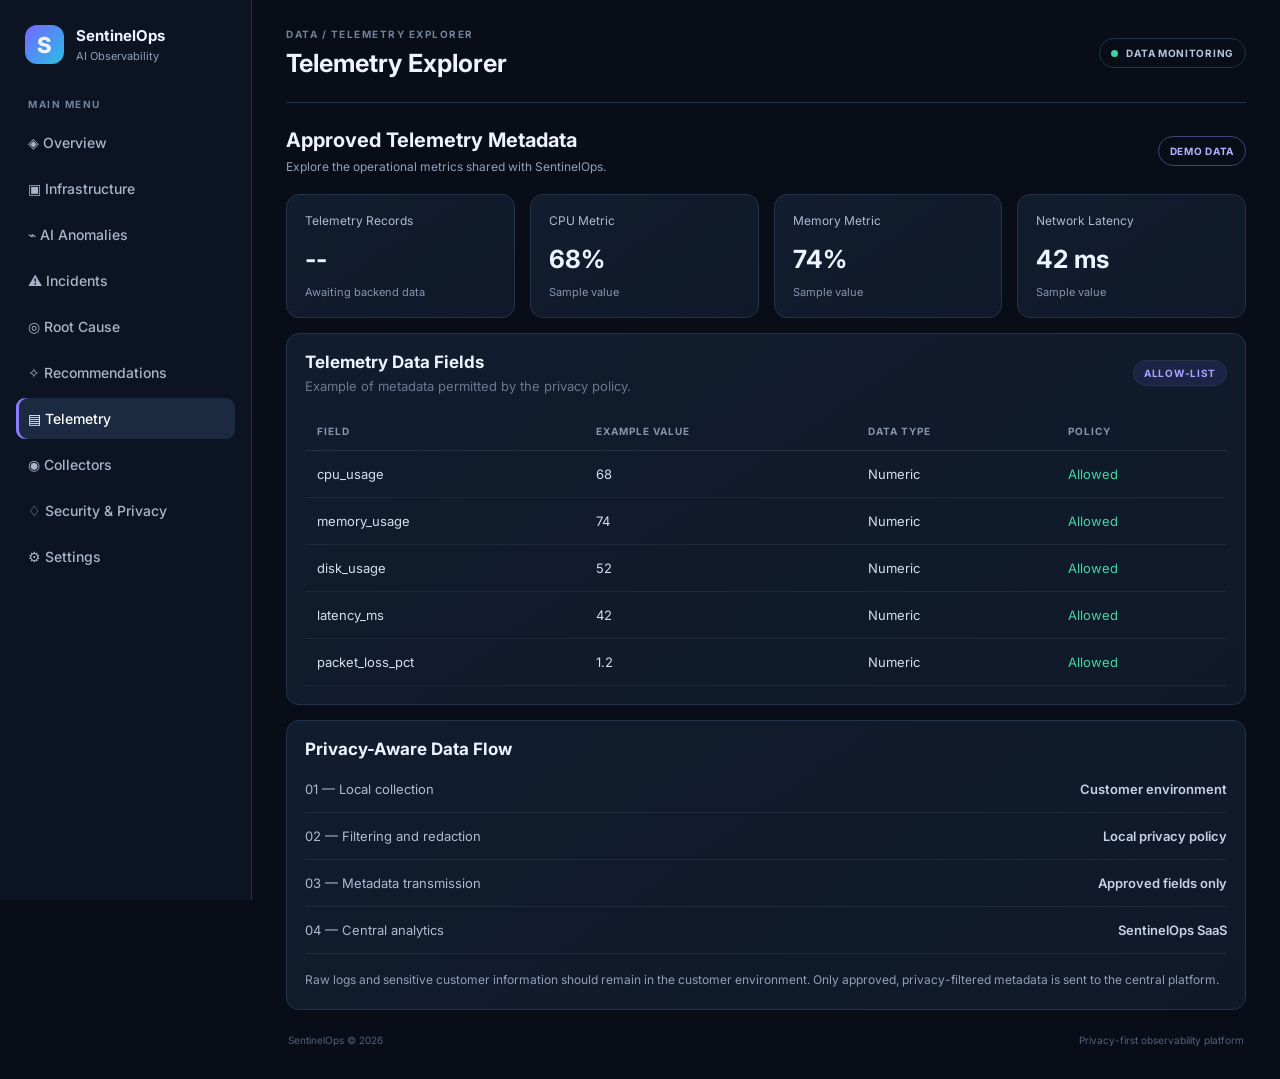
<file: frontend/pages/telemetry.html>
<!DOCTYPE html>
<html lang="en">
<head>
    <meta charset="UTF-8">
    <meta name="viewport" content="width=device-width, initial-scale=1.0">
    <title>Telemetry Explorer | SentinelOps</title>
    <link rel="stylesheet" href="../style.css">
    <link rel="stylesheet" href="../css/pages.css">
</head>
<body>

<div class="layout">

    <aside class="sidebar">
        <a href="../index.html" class="brand">
            <span class="brand-mark">S</span>
            <span><b>SentinelOps</b><small>AI Observability</small></span>
        </a>

        <p class="nav-label">MAIN MENU</p>

        <nav>
            <a href="../index.html" class="nav-link">◈ Overview</a>
            <a href="infrastructure.html" class="nav-link">▣ Infrastructure</a>
            <a href="anomalies.html" class="nav-link">⌁ AI Anomalies</a>
            <a href="incidents.html" class="nav-link">⚠ Incidents</a>
            <a href="root-cause.html" class="nav-link">◎ Root Cause</a>
            <a href="recommendations.html" class="nav-link">✧ Recommendations</a>
            <a href="telemetry.html" class="nav-link active">▤ Telemetry</a>
            <a href="collectors.html" class="nav-link">◉ Collectors</a>
            <a href="security.html" class="nav-link">♢ Security & Privacy</a>
            <a href="settings.html" class="nav-link">⚙ Settings</a>
        </nav>
    </aside>

    <main class="main">

        <header class="topbar">
            <div>
                <p class="eyebrow">DATA / TELEMETRY EXPLORER</p>
                <h1>Telemetry Explorer</h1>
            </div>
            <span class="live-pill"><i></i> DATA MONITORING</span>
        </header>

        <section class="welcome">
            <div>
                <h2>Approved Telemetry Metadata</h2>
                <p>Explore the operational metrics shared with SentinelOps.</p>
            </div>
            <span class="date-chip">DEMO DATA</span>
        </section>

        <section class="stats-grid">

            <div class="stat-card">
                <div class="stat-head">Telemetry Records</div>
                <strong id="telemetry-count">--</strong>
                <small>Awaiting backend data</small>
            </div>

            <div class="stat-card">
                <div class="stat-head">CPU Metric</div>
                <strong>68%</strong>
                <small>Sample value</small>
            </div>

            <div class="stat-card">
                <div class="stat-head">Memory Metric</div>
                <strong>74%</strong>
                <small>Sample value</small>
            </div>

            <div class="stat-card">
                <div class="stat-head">Network Latency</div>
                <strong>42 ms</strong>
                <small>Sample value</small>
            </div>

        </section>

        <section class="panel table-panel">

            <div class="section-head">
                <div>
                    <h2>Telemetry Data Fields</h2>
                    <p>Example of metadata permitted by the privacy policy.</p>
                </div>
                <span class="tag">ALLOW-LIST</span>
            </div>

            <div class="table-wrap">
                <table>
                    <thead>
                        <tr>
                            <th>FIELD</th>
                            <th>EXAMPLE VALUE</th>
                            <th>DATA TYPE</th>
                            <th>POLICY</th>
                        </tr>
                    </thead>

                    <tbody>
                        <tr>
                            <td>cpu_usage</td>
                            <td>68</td>
                            <td>Numeric</td>
                            <td class="good">Allowed</td>
                        </tr>

                        <tr>
                            <td>memory_usage</td>
                            <td>74</td>
                            <td>Numeric</td>
                            <td class="good">Allowed</td>
                        </tr>

                        <tr>
                            <td>disk_usage</td>
                            <td>52</td>
                            <td>Numeric</td>
                            <td class="good">Allowed</td>
                        </tr>

                        <tr>
                            <td>latency_ms</td>
                            <td>42</td>
                            <td>Numeric</td>
                            <td class="good">Allowed</td>
                        </tr>

                        <tr>
                            <td>packet_loss_pct</td>
                            <td>1.2</td>
                            <td>Numeric</td>
                            <td class="good">Allowed</td>
                        </tr>
                    </tbody>
                </table>
            </div>
        </section>

        <section class="panel" style="margin-top:15px;">
            <h2>Privacy-Aware Data Flow</h2>

            <div class="detail-row">
                <span>01 — Local collection</span>
                <b>Customer environment</b>
            </div>

            <div class="detail-row">
                <span>02 — Filtering and redaction</span>
                <b>Local privacy policy</b>
            </div>

            <div class="detail-row">
                <span>03 — Metadata transmission</span>
                <b>Approved fields only</b>
            </div>

            <div class="detail-row">
                <span>04 — Central analytics</span>
                <b>SentinelOps SaaS</b>
            </div>

            <p style="margin-top:15px;line-height:1.8;">
                Raw logs and sensitive customer information should remain
                in the customer environment. Only approved, privacy-filtered
                metadata is sent to the central platform.
            </p>
        </section>

        <footer>
            <span>SentinelOps © 2026</span>
            <span>Privacy-first observability platform</span>
        </footer>

    </main>
</div>

</body>
</html>
</file>
<file: frontend/style.css>
@import url('https://fonts.googleapis.com/css2?family=Inter:wght@400;500;600;700;800&display=swap');

:root {
    --bg: #080d18;
    --sidebar: #0c1322;
    --panel: #111c2e;
    --border: #24334a;
    --text: #edf3ff;
    --muted: #91a0b8;
    --purple: #8b7cff;
    --cyan: #36c9e8;
    --green: #38d6a3;
    --red: #ff657a;
    --amber: #f5b94c;
}

* {
    box-sizing: border-box;
}

body {
    margin: 0;
    background: var(--bg);
    color: var(--text);
    font-family: Inter, Arial, sans-serif;
    font-size: 14px;
}

.layout {
    min-height: 100vh;
}

.sidebar {
    width: 252px;
    position: fixed;
    inset: 0 auto 0 0;
    background: var(--sidebar);
    border-right: 1px solid var(--border);
    padding: 25px 16px;
    display: flex;
    flex-direction: column;
    z-index: 5;
}

.brand {
    display: flex;
    align-items: center;
    gap: 12px;
    text-decoration: none;
    color: var(--text);
    padding: 0 9px 34px;
}

.brand-mark {
    width: 39px;
    height: 39px;
    border-radius: 12px;
    display: grid;
    place-items: center;
    background: linear-gradient(135deg, #7666ff, #27bfe4);
    font-size: 22px;
    font-weight: 800;
}

.brand b,
.profile b {
    display: block;
    font-size: 15px;
}

.brand small,
.profile small {
    display: block;
    color: var(--muted);
    font-size: 11px;
    margin-top: 4px;
}

.nav-label,
.eyebrow {
    font-size: 10px;
    letter-spacing: 1.5px;
    color: #71819b;
    font-weight: 700;
}

.nav-label {
    padding: 0 12px;
    margin: 0 0 12px;
}

.sidebar nav {
    display: grid;
    gap: 5px;
}

.nav-link {
    display: flex;
    align-items: center;
    gap: 12px;
    color: #a9b6ca;
    text-decoration: none;
    padding: 12px;
    border-radius: 9px;
    font-weight: 500;
}

.nav-link svg {
    width: 17px;
    height: 17px;
}

.nav-link:hover,
.nav-link.active {
    background: #1b2941;
    color: #fff;
}

.nav-link.active {
    box-shadow: inset 3px 0 var(--purple);
}

.sidebar-bottom {
    margin-top: auto;
}

.profile {
    border-top: 1px solid var(--border);
    margin-top: 15px;
    padding: 18px 8px 0;
    display: flex;
    gap: 10px;
    align-items: center;
}

.avatar {
    width: 34px;
    height: 34px;
    border-radius: 50%;
    background: #293b5a;
    display: grid;
    place-items: center;
    color: #c9c4ff;
    font-weight: 700;
}

.main {
    margin-left: 252px;
    padding: 28px 34px;
    max-width: 1800px;
}

.topbar,
.top-actions,
.welcome,
.stat-head,
.panel-head,
.section-head,
.ai-box,
.detail-row,
footer {
    display: flex;
    align-items: center;
    justify-content: space-between;
}

.topbar {
    padding-bottom: 24px;
    border-bottom: 1px solid var(--border);
}

.eyebrow {
    margin: 0 0 8px;
}

h1 {
    font-size: 25px;
    margin: 0;
}

h2 {
    font-size: 20px;
    margin: 0 0 7px;
}

h3 {
    font-size: 15px;
    margin: 0 0 6px;
}

.top-actions {
    gap: 14px;
}

.live-pill,
.date-chip,
.tag,
.status {
    font-size: 10px;
    letter-spacing: .7px;
    font-weight: 700;
    border: 1px solid var(--border);
    border-radius: 30px;
    padding: 8px 11px;
    color: #b8c6dc;
}

.live-pill i {
    display: inline-block;
    width: 7px;
    height: 7px;
    background: var(--green);
    border-radius: 50%;
    margin-right: 6px;
}

.icon-button {
    border: 1px solid var(--border);
    background: var(--panel);
    color: var(--text);
    padding: 9px;
    border-radius: 9px;
}

.icon-button svg {
    width: 17px;
}

.welcome {
    padding: 25px 0 20px;
}

.welcome p,
.panel p {
    margin: 0;
    color: var(--muted);
    font-size: 12px;
}

.date-chip {
    color: #b9b1ff;
    border-color: #494078;
}

.stats-grid {
    display: grid;
    grid-template-columns: repeat(4, minmax(0, 1fr));
    gap: 15px;
}

.stat-card,
.panel {
    background: linear-gradient(145deg, var(--panel), #0f1929);
    border: 1px solid var(--border);
    border-radius: 13px;
    padding: 18px;
}

.stat-head {
    color: #aebbd0;
    font-size: 12px;
}

.stat-head svg {
    width: 17px;
    color: var(--purple);
}

.stat-card > strong {
    display: block;
    font-size: 29px;
    margin: 16px 0 5px;
}

.stat-card small,
.panel > small {
    font-size: 10px;
    color: var(--muted);
}

.good {
    color: var(--green) !important;
}

.warn {
    color: var(--amber) !important;
}

.bad {
    color: var(--red) !important;
}

.metric-grid {
    display: grid;
    grid-template-columns: repeat(3, minmax(0, 1fr));
    gap: 15px;
    margin-top: 15px;
}

.panel-head {
    margin-bottom: 17px;
}

.panel-head b {
    font-size: 22px;
    color: #c6beff;
}

.progress {
    height: 7px;
    background: #26344a;
    border-radius: 10px;
    overflow: hidden;
    margin-bottom: 10px;
}

.progress span {
    display: block;
    height: 100%;
    border-radius: 10px;
    background: linear-gradient(90deg, #7568ff, #aa8cff);
}

.progress.cyan span {
    background: linear-gradient(90deg, #1ba8c9, #56d9ed);
}

.progress.purple span {
    background: linear-gradient(90deg, #8058e8, #c07cff);
}

.two-col {
    display: grid;
    grid-template-columns: 1.45fr 1fr;
    gap: 15px;
    margin-top: 15px;
}

.section-head {
    margin-bottom: 18px;
}

.tag {
    font-size: 9px;
}

.chart-placeholder {
    height: 205px;
    border: 1px dashed #34445d;
    border-radius: 10px;
    display: flex;
    flex-direction: column;
    align-items: center;
    justify-content: center;
    gap: 10px;
    color: var(--muted);
}

.chart-placeholder svg {
    width: 30px;
    height: 30px;
    color: var(--purple);
}

.chart-placeholder b {
    color: #dce6f7;
}

.chart-placeholder span {
    font-size: 11px;
}

.status {
    color: var(--green);
    border-color: #235d50;
}

.ai-box {
    justify-content: flex-start;
    gap: 12px;
    background: #17243a;
    padding: 14px;
    border-radius: 10px;
    margin: 8px 0 15px;
}

.ai-symbol {
    width: 38px;
    height: 38px;
    border-radius: 10px;
    background: #302b5a;
    color: #b9afff;
    display: grid;
    place-items: center;
}

.ai-symbol svg {
    width: 20px;
}

.ai-box small {
    display: block;
    color: var(--muted);
    margin-top: 4px;
}

.detail-row {
    font-size: 11px;
    color: var(--muted);
    padding: 10px 1px;
    border-bottom: 1px solid #24334a;
}

.detail-row b {
    color: #c6d2e5;
    font-weight: 600;
}

.table-panel {
    margin-top: 15px;
}

.text-link {
    color: #aaa0ff;
    text-decoration: none;
    font-size: 11px;
}

.table-wrap {
    overflow-x: auto;
}

table {
    border-collapse: collapse;
    width: 100%;
    min-width: 600px;
    text-align: left;
}

th {
    font-size: 9px;
    letter-spacing: 1px;
    color: #8191aa;
    font-weight: 700;
}

td,
th {
    padding: 13px 10px;
    border-bottom: 1px solid var(--border);
}

td {
    font-size: 11px;
    color: #cbd6e7;
}

.severity {
    padding: 5px 8px;
    border-radius: 5px;
    font-size: 10px;
    font-weight: 700;
}

.critical {
    background: #4b202d;
    color: #ff8998;
}

.high {
    background: #49351d;
    color: #ffc66c;
}

.medium {
    background: #26365a;
    color: #9cb9ff;
}

footer {
    font-size: 10px;
    color: #71819b;
    padding: 24px 2px 5px;
}

footer span {
    color: #52627a;
}

@media (max-width: 1100px) {
    .sidebar {
        width: 215px;
    }

    .main {
        margin-left: 215px;
        padding: 24px;
    }

    .stats-grid {
        grid-template-columns: repeat(2, 1fr);
    }
}

@media (max-width: 760px) {
    .sidebar {
        position: static;
        width: auto;
        height: auto;
        padding: 14px;
    }

    .sidebar nav {
        grid-template-columns: repeat(2, minmax(0, 1fr));
    }

    .nav-label,
    .sidebar-bottom {
        display: none;
    }

    .brand {
        padding: 0 8px 14px;
    }

    .main {
        margin: 0;
        padding: 18px;
    }

    .topbar {
        align-items: flex-start;
    }

    .top-actions {
        gap: 6px;
    }

    .live-pill {
        display: none;
    }

    .welcome {
        align-items: flex-start;
        gap: 10px;
    }

    .date-chip {
        font-size: 8px;
    }

    .metric-grid,
    .two-col {
        grid-template-columns: 1fr;
    }

    .stats-grid {
        gap: 9px;
    }

    .stat-card {
        padding: 14px;
    }

    .stat-card > strong {
        font-size: 24px;
    }

    h1 {
        font-size: 21px;
    }
}
</file>
<file: frontend/css/pages.css>
/* =====================================
   SENTINELOPS - SHARED PAGE STYLES
===================================== */

.page-content {
  display: flex;
  flex-direction: column;
  gap: 18px;
}

/* Page section headings */

.section-head {
  display: flex;
  align-items: center;
  justify-content: space-between;
  gap: 15px;
  margin-bottom: 18px;
}

.section-head h2 {
  margin: 0;
}

.section-head p {
  margin-top: 6px;
  opacity: 0.7;
  font-size: 13px;
}

/* Detail rows */

.detail-row {
  display: flex;
  justify-content: space-between;
  align-items: center;
  gap: 15px;
  padding: 15px 0;
  border-bottom: 1px solid rgba(255, 255, 255, 0.07);
}

.detail-row:last-child {
  border-bottom: none;
}

.detail-row span {
  color: #aebbd0;
  font-size: 13px;
}

.detail-row b {
  font-size: 13px;
  text-align: right;
}

/* Status labels */

.good {
  color: #42d6a4 !important;
}

.bad {
  color: #ff6b81 !important;
}

.warning {
  color: #ffc46b !important;
}

/* Small tags */

.tag {
  display: inline-block;
  padding: 6px 10px;
  border-radius: 20px;
  background: rgba(113, 103, 255, 0.13);
  color: #aaa4ff;
  font-size: 10px;
  font-weight: 700;
  letter-spacing: 0.7px;
  white-space: nowrap;
}

/* Tables */

.table-wrap {
  width: 100%;
  overflow-x: auto;
}

table {
  width: 100%;
  border-collapse: collapse;
  min-width: 550px;
}

th {
  text-align: left;
  color: #8795ad;
  font-size: 10px;
  letter-spacing: 1px;
  padding: 13px 12px;
  border-bottom: 1px solid rgba(255, 255, 255, 0.1);
}

td {
  padding: 15px 12px;
  font-size: 13px;
  color: #d5deed;
  border-bottom: 1px solid rgba(255, 255, 255, 0.06);
}

tbody tr:hover {
  background: rgba(255, 255, 255, 0.025);
}

/* Statistics cards */

.stats-grid {
  display: grid;
  grid-template-columns: repeat(4, minmax(0, 1fr));
  gap: 15px;
}

.stat-card {
  min-width: 0;
}

.stat-head {
  color: #aebbd0;
  font-size: 12px;
  margin-bottom: 12px;
}

.stat-card strong {
  display: block;
  font-size: 25px;
  margin-bottom: 8px;
}

.stat-card small {
  color: #8795ad;
  font-size: 11px;
}

/* Page panels */

.panel {
  min-width: 0;
}

.panel h2 {
  font-size: 17px;
}

/* Responsive layout */

@media (max-width: 1000px) {
  .stats-grid {
      grid-template-columns: repeat(2, minmax(0, 1fr));
  }
}

@media (max-width: 600px) {
  .stats-grid {
      grid-template-columns: 1fr;
  }

  .section-head {
      align-items: flex-start;
      flex-direction: column;
  }

  .detail-row {
      align-items: flex-start;
  }

  .detail-row b {
      max-width: 55%;
  }
}
</file>
